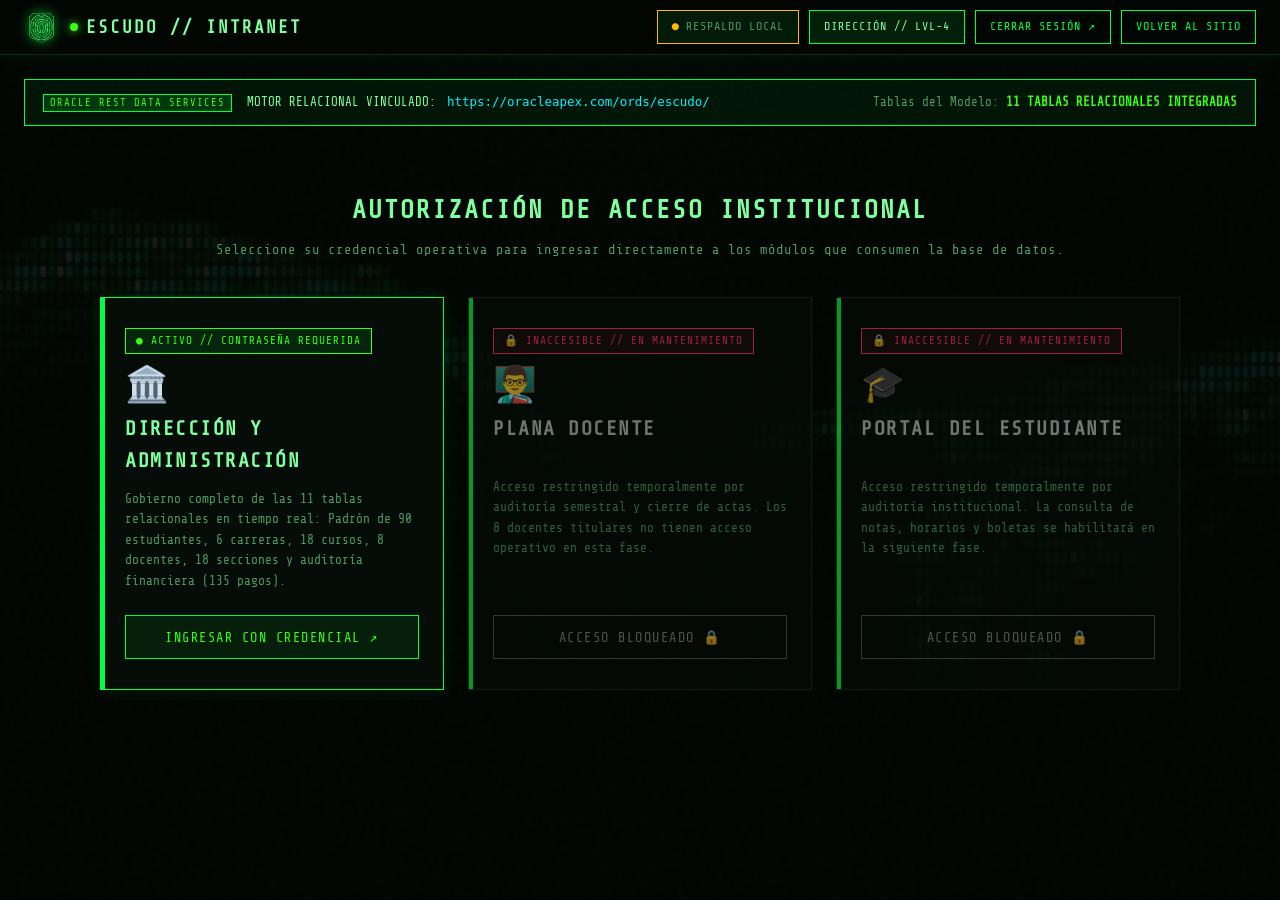
<file: intranet.html>
<!DOCTYPE html>
<html lang="es">
<head>
    <meta charset="UTF-8">
    <meta name="viewport" content="width=device-width, initial-scale=1.0">
    <title>ESCUDO // Intranet Institucional - Oracle Database 23ai</title>
    <link rel="icon" type="image/png" href="imagenes/logo.png">
    <link rel="preconnect" href="https://fonts.googleapis.com">
    <link rel="preconnect" href="https://fonts.gstatic.com" crossorigin>
    <link href="https://fonts.googleapis.com/css2?family=Share+Tech+Mono&display=swap" rel="stylesheet">
    <script src="apex-config.js"></script>
    <style>
        :root {
            --verde: #00ff41;
            --verde-claro: #80ff9f;
            --verde-suave: #4e9a64;
            --verde-brillante: #39ff14;
            --fondo: #030503;
            --panel: #060c07;
            --panel-borde: #0d2814;
            --amarillo: #ffb703;
            --rojo: #ff3366;
            --cyan: #00f0ff;
            --mono: 'Share Tech Mono', monospace;
        }

        * {
            box-sizing: border-box;
            margin: 0;
            padding: 0;
        }

        body {
            margin: 0;
            width: 100%;
            color: var(--verde);
            background-color: #030503;
            background-image:
                linear-gradient(rgba(2, 6, 3, 0.90), rgba(2, 6, 3, 0.94)),
                radial-gradient(ellipse at 50% 0, rgba(0, 255, 65, .08), transparent 50%),
                linear-gradient(rgba(0, 255, 65, 0.02) 1px, transparent 1px),
                linear-gradient(90deg, rgba(0, 255, 65, 0.02) 1px, transparent 1px),
                url("imagenes/fondo.jpg");
            background-size: cover, 100% 100%, 32px 32px, 32px 32px, cover;
            background-position: center;
            background-attachment: fixed;
            font: 16px/1.6 var(--mono);
            min-height: 100vh;
            padding-bottom: 60px;
            position: relative;
        }

        body.in-dashboard {
            background-image:
                linear-gradient(rgba(2, 6, 3, 0.92), rgba(2, 6, 3, 0.96)),
                radial-gradient(ellipse at 50% 0, rgba(0, 255, 65, .06), transparent 50%),
                linear-gradient(rgba(0, 255, 65, 0.02) 1px, transparent 1px),
                linear-gradient(90deg, rgba(0, 255, 65, 0.02) 1px, transparent 1px),
                url("imagenes/fondo 2.jpg");
            background-size: cover, 100% 100%, 32px 32px, 32px 32px, cover;
            background-position: center;
            background-attachment: fixed;
        }

        body::after {
            position: fixed;
            z-index: -1;
            inset: 0;
            pointer-events: none;
            content: "";
            opacity: .12;
            background: url("data:image/svg+xml,%3Csvg viewBox='0 0 180 180' xmlns='http://www.w3.org/2000/svg'%3E%3Cfilter id='n'%3E%3CfeTurbulence type='fractalNoise' baseFrequency='.86' numOctaves='3' stitchTiles='stitch'/%3E%3C/filter%3E%3Crect width='100%25' height='100%25' filter='url(%23n)' opacity='.15'/%3E%3C/svg%3E");
        }

        .soc-header {
            background: rgba(3, 7, 4, 0.96);
            border-bottom: 1px solid var(--panel-borde);
            padding: 10px 24px;
            position: sticky;
            top: 0;
            z-index: 100;
            backdrop-filter: blur(10px);
            display: flex;
            justify-content: space-between;
            align-items: center;
            box-shadow: 0 4px 20px rgba(0, 255, 65, 0.05);
            gap: 16px;
        }

        .soc-brand {
            display: flex;
            align-items: center;
            gap: 12px;
            text-decoration: none;
            color: var(--verde);
            flex-shrink: 0;
        }

        .soc-brand img {
            height: 34px;
            filter: drop-shadow(0 0 6px var(--verde));
        }

        .soc-title-wrap h1 {
            font-size: 1.12rem;
            letter-spacing: 2px;
            text-transform: uppercase;
            font-weight: 700;
            color: var(--verde-claro);
            display: flex;
            align-items: center;
            gap: 8px;
            white-space: nowrap;
            margin: 0;
        }

        .soc-badge-live {
            display: inline-block;
            width: 8px;
            height: 8px;
            background: var(--verde-brillante);
            border-radius: 50%;
            box-shadow: 0 0 10px var(--verde-brillante);
            animation: pulse 1.5s infinite;
        }

        @keyframes pulse {
            0%, 100% { opacity: 1; transform: scale(1); }
            50% { opacity: 0.3; transform: scale(0.8); }
        }

        .soc-header-right {
            display: flex;
            align-items: center;
            gap: 10px;
            flex-shrink: 0;
        }

        /* LOCKED EQUAL HEIGHT FOR ALL HEADER BUTTONS/PILLS (PC & LAPTOP: EXACTLY 34PX) */
        .soc-header-right > * {
            height: 34px !important;
            min-height: 34px !important;
            max-height: 34px !important;
            line-height: 32px !important;
            padding: 0 14px !important;
            box-sizing: border-box !important;
            font-size: 0.74rem !important;
            font-family: var(--mono) !important;
            letter-spacing: 1px !important;
            text-transform: uppercase !important;
            display: inline-flex !important;
            align-items: center !important;
            justify-content: center !important;
            gap: 6px !important;
            border-width: 1px !important;
            border-style: solid !important;
            white-space: nowrap !important;
            vertical-align: middle !important;
            text-decoration: none !important;
            margin: 0 !important;
        }

        .apex-status-pill {
            background: rgba(0, 255, 65, 0.08);
            border-color: var(--panel-borde);
            color: var(--verde-suave);
            cursor: pointer;
            transition: all 0.2s ease;
        }

        .apex-status-pill:hover {
            border-color: var(--verde);
            color: var(--verde-claro);
            background: rgba(0, 255, 65, 0.15);
        }

        .active-role-tag {
            background: rgba(0, 255, 65, 0.1);
            border-color: var(--verde);
            color: var(--verde-claro);
            display: none;
            cursor: default !important;
        }

        .btn-header-action {
            background: transparent;
            color: var(--verde);
            border-color: var(--verde);
            cursor: pointer;
            transition: all 0.2s ease;
        }

        .btn-header-action:hover {
            background: var(--verde);
            color: var(--fondo);
            font-weight: 700;
            box-shadow: 0 0 12px rgba(0, 255, 65, 0.4);
        }

        .btn-tactical {
            background: transparent;
            color: var(--verde);
            border: 1px solid var(--verde);
            padding: 7px 14px;
            font-family: var(--mono);
            font-size: 0.8rem;
            text-transform: uppercase;
            letter-spacing: 1.5px;
            cursor: pointer;
            text-decoration: none;
            display: inline-flex;
            align-items: center;
            gap: 6px;
            transition: all 0.2s ease;
            white-space: nowrap;
        }

        .btn-tactical:hover {
            background: var(--verde);
            color: var(--fondo);
            box-shadow: 0 0 15px rgba(0, 255, 65, 0.4);
        }

        .container {
            max-width: 1400px;
            margin: 0 auto;
            padding: 24px;
        }

        .live-rest-banner {
            background: rgba(0, 255, 65, 0.06);
            border: 1px solid var(--verde);
            padding: 12px 18px;
            margin-bottom: 24px;
            display: flex;
            justify-content: space-between;
            align-items: center;
            flex-wrap: wrap;
            gap: 12px;
            font-size: 0.78rem;
        }

        .screen-view {
            display: none;
        }

        .screen-view.active {
            display: block;
        }

        .roles-screen {
            text-align: center;
            padding: 40px 10px;
            max-width: 1100px;
            margin: 0 auto;
        }

        .roles-header {
            margin-bottom: 36px;
        }

        .roles-header h2 {
            font-size: 1.6rem;
            color: var(--verde-claro);
            letter-spacing: 2px;
            text-transform: uppercase;
            margin-bottom: 8px;
        }

        .roles-header p {
            font-size: 0.85rem;
            color: var(--verde-suave);
            letter-spacing: 1px;
        }

        .roles-grid {
            display: grid;
            grid-template-columns: repeat(3, 1fr);
            gap: 24px;
            align-items: stretch;
        }

        @media (max-width: 960px) {
            .roles-grid {
                grid-template-columns: 1fr;
            }
        }

        .role-card {
            background: var(--panel);
            border: 1px solid var(--panel-borde);
            padding: 30px 24px;
            text-align: left;
            position: relative;
            cursor: pointer;
            transition: all 0.25s ease;
            display: flex;
            flex-direction: column;
            justify-content: space-between;
            height: 100%;
            align-self: stretch;
            box-sizing: border-box;
        }

        .role-card:hover {
            border-color: var(--verde-brillante);
            transform: translateY(-4px);
            box-shadow: 0 8px 25px rgba(0, 255, 65, 0.15);
        }

        .role-card::before {
            content: "";
            position: absolute;
            top: 0;
            left: 0;
            width: 4px;
            height: 100%;
            background: var(--verde);
        }

        .role-card-body {
            display: flex;
            flex-direction: column;
            flex: 1 1 auto;
        }

        .role-badge {
            display: inline-flex;
            align-items: center;
            font-size: 0.7rem;
            padding: 4px 10px;
            text-transform: uppercase;
            letter-spacing: 1px;
            border: 1px solid var(--panel-borde);
            margin-bottom: 14px;
            color: var(--verde-suave);
            align-self: flex-start;
            height: 26px;
            box-sizing: border-box;
        }

        .role-icon {
            font-size: 2.2rem;
            line-height: 1;
            margin-bottom: 10px;
        }

        .role-title {
            font-size: 1.25rem;
            color: var(--verde-claro);
            font-weight: 700;
            letter-spacing: 1.5px;
            margin-bottom: 12px;
            text-transform: uppercase;
            min-height: 52px;
            display: flex;
            align-items: flex-start;
        }

        .role-desc {
            font-size: 0.8rem;
            color: var(--verde-suave);
            line-height: 1.6;
            margin-bottom: 24px;
            flex: 1 1 auto;
        }

        .role-btn {
            width: 100%;
            margin-top: auto;
            background: rgba(0, 255, 65, 0.08);
            border: 1px solid var(--verde);
            color: var(--verde-brillante);
            font-family: var(--mono);
            font-size: 0.85rem;
            text-transform: uppercase;
            letter-spacing: 1.5px;
            padding: 12px 10px;
            cursor: pointer;
            transition: all 0.2s;
            text-align: center;
            display: flex;
            align-items: center;
            justify-content: center;
            height: 44px;
            box-sizing: border-box;
        }

        .role-card:hover .role-btn {
            background: var(--verde);
            color: var(--fondo);
            font-weight: 700;
        }

        .tables-kpi-grid {
            display: grid;
            grid-template-columns: repeat(auto-fit, minmax(180px, 1fr));
            gap: 12px;
            margin-bottom: 24px;
        }

        .kpi-mini {
            background: var(--panel);
            border: 1px solid var(--panel-borde);
            padding: 12px 14px;
            position: relative;
        }

        .kpi-mini::before {
            content: "";
            position: absolute;
            top: 0;
            left: 0;
            width: 3px;
            height: 100%;
            background: var(--verde);
        }

        .kpi-mini-lbl {
            font-size: 0.68rem;
            color: var(--verde-suave);
            text-transform: uppercase;
            letter-spacing: 1px;
        }

        .kpi-mini-val {
            font-size: 1.4rem;
            font-weight: 700;
            color: var(--verde-claro);
        }

        .kpi-mini-sub {
            font-size: 0.65rem;
            color: #888;
        }

        .admin-nav {
            display: flex;
            flex-wrap: nowrap;
            gap: 8px;
            border-bottom: 1px solid var(--panel-borde);
            margin-bottom: 20px;
            padding-bottom: 8px;
            overflow-x: auto;
            scrollbar-width: none;
        }

        .admin-nav::-webkit-scrollbar {
            display: none;
        }

        .admin-tab-btn {
            flex: 1 1 0;
            min-width: 0;
            background: transparent;
            border: 1px solid var(--panel-borde);
            color: var(--verde-suave);
            font-family: var(--mono);
            font-size: 0.74rem;
            text-transform: uppercase;
            letter-spacing: 0.8px;
            padding: 10px 6px;
            cursor: pointer;
            transition: all 0.2s;
            white-space: nowrap;
            text-align: center;
            display: flex;
            align-items: center;
            justify-content: center;
            gap: 6px;
        }

        .admin-tab-btn .tab-dot {
            font-size: 0.55rem;
            color: var(--verde-suave);
            transition: all 0.2s;
        }

        .admin-tab-btn:hover {
            color: var(--verde-claro);
            border-color: var(--verde);
            background: rgba(0, 255, 65, 0.05);
        }

        .admin-tab-btn:hover .tab-dot {
            color: var(--verde-brillante);
        }

        .admin-tab-btn.active {
            color: var(--fondo);
            background: var(--verde);
            font-weight: 700;
            border-color: var(--verde);
            box-shadow: 0 0 12px rgba(0, 255, 65, 0.35);
        }

        .admin-tab-btn.active .tab-dot {
            color: var(--fondo);
        }

        .admin-tab-content {
            display: none;
        }

        .admin-tab-content.active {
            display: block;
        }

        .controls-panel {
            background: var(--panel);
            border: 1px solid var(--panel-borde);
            padding: 14px 18px;
            margin-bottom: 18px;
            display: flex;
            flex-wrap: wrap;
            gap: 14px;
            align-items: center;
            justify-content: space-between;
        }

        .search-wrap {
            flex: 1;
            min-width: 260px;
            position: relative;
        }

        .search-input {
            width: 100%;
            background: #020402;
            border: 1px solid var(--panel-borde);
            color: var(--verde-claro);
            font-family: var(--mono);
            font-size: 0.85rem;
            padding: 9px 12px 9px 34px;
            outline: none;
        }

        .search-input:focus {
            border-color: var(--verde);
        }

        .search-icon {
            position: absolute;
            left: 10px;
            top: 50%;
            transform: translateY(-50%);
            color: var(--verde-suave);
            font-size: 0.85rem;
        }

        .select-tactical {
            background: #020402;
            border: 1px solid var(--panel-borde);
            color: var(--verde-claro);
            font-family: var(--mono);
            font-size: 0.8rem;
            padding: 9px 12px;
            outline: none;
            cursor: pointer;
        }

        .table-wrap {
            background: var(--panel);
            border: 1px solid var(--panel-borde);
            overflow-x: auto;
        }

        table {
            width: 100%;
            border-collapse: collapse;
            font-size: 0.82rem;
            text-align: left;
        }

        thead {
            background: #050a06;
            border-bottom: 1px solid var(--verde);
        }

        th {
            padding: 10px 12px;
            text-transform: uppercase;
            font-size: 0.7rem;
            letter-spacing: 1px;
            color: var(--verde-claro);
        }

        td {
            padding: 10px 12px;
            border-bottom: 1px solid rgba(0, 255, 65, 0.08);
            color: var(--verde-suave);
            white-space: nowrap;
        }

        tr:hover td {
            background: rgba(0, 255, 65, 0.04);
            color: var(--verde-claro);
        }

        .badge-status {
            display: inline-block;
            padding: 2px 6px;
            font-size: 0.65rem;
            text-transform: uppercase;
            letter-spacing: 1px;
        }

        .badge-sobresaliente {
            background: rgba(0, 255, 65, 0.15);
            color: var(--verde-brillante);
            border: 1px solid var(--verde);
        }

        .badge-beca {
            background: rgba(255, 183, 3, 0.18);
            color: var(--amarillo);
            border: 1px solid var(--amarillo);
        }

        .badge-regular {
            background: rgba(255, 255, 255, 0.08);
            color: #ccc;
            border: 1px solid #777;
        }

        .content-grid {
            display: grid;
            grid-template-columns: repeat(auto-fill, minmax(310px, 1fr));
            gap: 16px;
        }

        .content-card {
            background: var(--panel);
            border: 1px solid var(--panel-borde);
            padding: 18px;
            transition: all 0.2s ease;
        }

        .content-card:hover {
            border-color: var(--verde);
            transform: translateY(-2px);
        }

        .content-card-title {
            font-size: 0.95rem;
            color: var(--verde-claro);
            font-weight: 700;
            border-bottom: 1px solid rgba(0, 255, 65, 0.12);
            padding-bottom: 8px;
            margin-bottom: 10px;
        }

        .modal-overlay {
            position: fixed;
            top: 0;
            left: 0;
            width: 100%;
            height: 100%;
            background: rgba(0, 0, 0, 0.85);
            backdrop-filter: blur(8px);
            display: none;
            justify-content: center;
            align-items: center;
            z-index: 1000;
            padding: 20px;
        }

        .modal-box {
            background: #040905;
            border: 1px solid var(--verde);
            box-shadow: 0 0 30px rgba(0, 255, 65, 0.25);
            max-width: 820px;
            width: 100%;
            max-height: 90vh;
            overflow-y: auto;
            padding: 24px;
        }

        .modal-header {
            display: flex;
            justify-content: space-between;
            align-items: center;
            border-bottom: 1px solid var(--panel-borde);
            padding-bottom: 14px;
            margin-bottom: 18px;
        }

        .modal-close {
            background: transparent;
            border: none;
            color: var(--rojo);
            font-size: 1.5rem;
            font-family: var(--mono);
            cursor: pointer;
        }

        .live-tag {
            background: rgba(0, 255, 65, 0.15);
            color: var(--verde-brillante);
            border: 1px solid var(--verde);
            padding: 2px 6px;
            font-size: 0.65rem;
            letter-spacing: 1px;
            text-transform: uppercase;
        }

        @media (max-width: 1100px) {
            .admin-tab-btn {
                font-size: 0.72rem;
                padding: 8px 6px;
                letter-spacing: 0.5px;
            }
        }

        @media (max-width: 768px) {
            .container {
                padding: 16px 10px;
            }

            .soc-header {
                padding: 12px 14px;
                flex-direction: column;
                align-items: stretch;
                gap: 12px;
            }

            .soc-title-wrap h1 {
                font-size: 0.95rem;
                letter-spacing: 1px;
            }

            .soc-header-right {
                width: 100%;
                display: flex;
                flex-wrap: wrap;
                justify-content: space-between;
                align-items: center;
                gap: 8px;
            }

            .soc-header-right > * {
                height: 32px !important;
                min-height: 32px !important;
                max-height: 32px !important;
                line-height: 30px !important;
                padding: 0 10px !important;
                font-size: 0.7rem !important;
            }

            .live-rest-banner {
                flex-direction: column;
                align-items: flex-start;
                padding: 12px 14px;
                font-size: 0.74rem;
                gap: 8px;
            }

            .live-rest-banner code {
                word-break: break-all;
                display: inline-block;
            }

            .roles-screen {
                padding: 20px 4px;
            }

            .roles-header {
                margin-bottom: 22px;
            }

            .roles-header h2 {
                font-size: 1.25rem;
                letter-spacing: 1px;
                line-height: 1.3;
            }

            .roles-header p {
                font-size: 0.78rem;
                line-height: 1.5;
            }

            .roles-grid {
                grid-template-columns: 1fr;
                gap: 16px;
            }

            .role-card {
                padding: 22px 18px;
            }

            .role-title {
                min-height: auto;
                font-size: 1.15rem;
                margin-bottom: 8px;
            }

            .role-desc {
                font-size: 0.78rem;
                margin-bottom: 20px;
            }

            .role-btn {
                height: 42px;
                font-size: 0.8rem;
                letter-spacing: 1px;
            }

            .tables-kpi-grid {
                grid-template-columns: repeat(2, 1fr);
                gap: 8px;
                margin-bottom: 18px;
            }

            .kpi-mini {
                padding: 10px 12px;
            }

            .kpi-mini-val {
                font-size: 1.35rem;
            }

            .kpi-mini-lbl {
                font-size: 0.68rem;
            }

            .admin-nav {
                overflow-x: auto;
                -webkit-overflow-scrolling: touch;
                padding-bottom: 8px;
                gap: 6px;
            }

            .admin-tab-btn {
                flex: 0 0 auto;
                white-space: nowrap;
                padding: 8px 12px;
                font-size: 0.74rem;
            }

            .controls-panel {
                flex-direction: column;
                align-items: stretch;
                padding: 12px;
                gap: 10px;
            }

            .search-wrap {
                width: 100%;
                min-width: 0;
            }

            .filter-group {
                width: 100%;
                display: flex !important;
                flex-direction: column !important;
                align-items: stretch !important;
                gap: 8px !important;
            }

            .select-tactical,
            .controls-panel .btn-tactical {
                width: 100%;
                text-align: center;
                justify-content: center;
                height: 38px;
                display: flex;
                align-items: center;
                box-sizing: border-box;
            }

            .content-grid {
                grid-template-columns: 1fr;
                gap: 12px;
            }

            .table-wrap {
                margin-top: 10px;
                border: 1px solid var(--panel-borde);
                -webkit-overflow-scrolling: touch;
            }

            .table-wrap table {
                min-width: 620px;
            }

            .modal-overlay {
                padding: 12px;
            }

            .modal-box {
                padding: 18px 14px;
                width: 100%;
                max-width: 100%;
                max-height: 88vh;
            }

            .modal-header h3 {
                font-size: 0.95rem;
            }
        }

        @media (max-width: 480px) {
            .tables-kpi-grid {
                grid-template-columns: 1fr;
            }

            .soc-title-wrap h1 {
                font-size: 0.88rem;
            }

            .roles-header h2 {
                font-size: 1.15rem;
            }

            .role-title {
                font-size: 1.1rem;
            }
        }
    </style>
</head>
<body>

    <header class="soc-header">
        <a href="index.html" class="soc-brand">
            <img src="imagenes/logo.png" alt="ESCUDO">
            <div class="soc-title-wrap">
                <h1><span class="soc-badge-live"></span> ESCUDO // INTRANET</h1>
            </div>
        </a>
        <div class="soc-header-right">
            <div class="apex-status-pill" id="apex-status-indicator" onclick="openApexModal()" title="Configuración y Endpoints de Oracle APEX ORDS">
                <span style="color: var(--verde-brillante);">●</span> ORDS VIVO
            </div>
            <div class="active-role-tag" id="header-role-tag">DIRECCIÓN // LVL-4</div>
            <button class="btn-header-action" id="btn-switch-role" style="display: none;" onclick="showRoleScreen()">Cerrar Sesión ↗</button>
            <a href="index.html" class="btn-header-action" id="btn-back-home">Volver al Sitio</a>
        </div>
    </header>

    <div class="container">

        <div class="live-rest-banner">
            <div>
                <span class="live-tag">ORACLE REST DATA SERVICES</span>
                <span style="color: var(--verde-claro); margin-left: 8px;">MOTOR RELACIONAL VINCULADO:</span>
                <code style="color: var(--cyan); margin-left: 4px;" id="current-endpoint-display">https://oracleapex.com/ords/escudo/</code>
            </div>
            <div>
                <span style="color: var(--verde-suave);">Tablas del Modelo:</span>
                <strong style="color: var(--verde-brillante);">11 TABLAS RELACIONALES INTEGRADAS</strong>
            </div>
        </div>

        <div class="screen-view active" id="screen-roles">
            <div class="roles-screen">
                <div class="roles-header">
                    <h2>AUTORIZACIÓN DE ACCESO INSTITUCIONAL</h2>
                    <p>Seleccione su credencial operativa para ingresar directamente a los módulos que consumen la base de datos.</p>
                </div>
                <div class="roles-grid">
                    
                    <div class="role-card" onclick="promptAdminLogin()" style="border-color: var(--verde); box-shadow: 0 0 15px rgba(0, 255, 65, 0.1);">
                        <div class="role-card-body">
                            <span class="role-badge" style="border-color: var(--verde-brillante); color: var(--verde-brillante); background: rgba(0, 255, 65, 0.1);">● ACTIVO // CONTRASEÑA REQUERIDA</span>
                            <div class="role-icon">🏛️</div>
                            <h3 class="role-title">Dirección y Administración</h3>
                            <p class="role-desc" id="role-admin-desc">Gobierno completo de las 11 tablas relacionales en tiempo real desde Oracle APEX ORDS: Padrón de estudiantes, carreras, cursos, docentes, secciones tácticas y auditoría financiera.</p>
                        </div>
                        <button class="role-btn">Ingresar con Credencial ↗</button>
                    </div>

                    <div class="role-card" onclick="showDeniedRole('docente')" style="opacity: 0.6; border-color: rgba(255,255,255,0.12); cursor: not-allowed;">
                        <div class="role-card-body">
                            <span class="role-badge" style="border-color: var(--rojo); color: var(--rojo); background: rgba(255, 51, 102, 0.08);">🔒 INACCESIBLE // EN MANTENIMIENTO</span>
                            <div class="role-icon">👨‍🏫</div>
                            <h3 class="role-title" style="color: #bbb;">Plana Docente</h3>
                            <p class="role-desc">Acceso restringido temporalmente por auditoría semestral y cierre de actas. Los 8 docentes titulares no tienen acceso operativo en esta fase.</p>
                        </div>
                        <button class="role-btn" style="border-color: #555; color: #888; background: transparent; cursor: not-allowed;">Acceso Bloqueado 🔒</button>
                    </div>

                    <div class="role-card" onclick="showDeniedRole('estudiante')" style="opacity: 0.6; border-color: rgba(255,255,255,0.12); cursor: not-allowed;">
                        <div class="role-card-body">
                            <span class="role-badge" style="border-color: var(--rojo); color: var(--rojo); background: rgba(255, 51, 102, 0.08);">🔒 INACCESIBLE // EN MANTENIMIENTO</span>
                            <div class="role-icon">🎓</div>
                            <h3 class="role-title" style="color: #bbb;">Portal del Estudiante</h3>
                            <p class="role-desc">Acceso restringido temporalmente por auditoría institucional. La consulta de notas, horarios y boletas se habilitará en la siguiente fase.</p>
                        </div>
                        <button class="role-btn" style="border-color: #555; color: #888; background: transparent; cursor: not-allowed;">Acceso Bloqueado 🔒</button>
                    </div>

                </div>
            </div>
        </div>

        <div class="screen-view" id="screen-admin">
            
            <div class="tables-kpi-grid">
                <div class="kpi-mini">
                    <div class="kpi-mini-lbl">1. ESTUDIANTE</div>
                    <div class="kpi-mini-val" id="kpi-val-estudiantes">--</div>
                    <div class="kpi-mini-sub">Estudiantes únicos</div>
                </div>
                <div class="kpi-mini">
                    <div class="kpi-mini-lbl">2. CARRERA</div>
                    <div class="kpi-mini-val" id="kpi-val-carreras">--</div>
                    <div class="kpi-mini-sub">Carreras técnicas</div>
                </div>
                <div class="kpi-mini">
                    <div class="kpi-mini-lbl">3. CURSO</div>
                    <div class="kpi-mini-val" id="kpi-val-cursos">--</div>
                    <div class="kpi-mini-sub">Especialidades</div>
                </div>
                <div class="kpi-mini">
                    <div class="kpi-mini-lbl">4. SECCION</div>
                    <div class="kpi-mini-val" id="kpi-val-secciones">--</div>
                    <div class="kpi-mini-sub">Mañana/Tarde/Noche</div>
                </div>
                <div class="kpi-mini">
                    <div class="kpi-mini-lbl">5. DOCENTE</div>
                    <div class="kpi-mini-val" id="kpi-val-docentes">--</div>
                    <div class="kpi-mini-sub">Titulares de curso</div>
                </div>
                <div class="kpi-mini">
                    <div class="kpi-mini-lbl">6. MATRICULA</div>
                    <div class="kpi-mini-val" id="kpi-val-matriculas">--</div>
                    <div class="kpi-mini-sub">Inscripciones activas</div>
                </div>
                <div class="kpi-mini">
                    <div class="kpi-mini-lbl">7. EVALUACION</div>
                    <div class="kpi-mini-val" id="kpi-val-evaluaciones">--</div>
                    <div class="kpi-mini-sub">Notas en rúbricas</div>
                </div>
                <div class="kpi-mini">
                    <div class="kpi-mini-lbl">8. TIPO_EVALUACION</div>
                    <div class="kpi-mini-val" id="kpi-val-tipos">--</div>
                    <div class="kpi-mini-sub">Rúbricas oficiales</div>
                </div>
                <div class="kpi-mini">
                    <div class="kpi-mini-lbl">9. PAGO</div>
                    <div class="kpi-mini-val" id="kpi-val-pagos">--</div>
                    <div class="kpi-mini-sub">Recibos emitidos</div>
                </div>
                <div class="kpi-mini">
                    <div class="kpi-mini-lbl">10. CONCEPTO_PAGO</div>
                    <div class="kpi-mini-val" id="kpi-val-conceptos">--</div>
                    <div class="kpi-mini-sub">Aranceles base</div>
                </div>
                <div class="kpi-mini">
                    <div class="kpi-mini-lbl">11. PERIODO</div>
                    <div class="kpi-mini-val" id="kpi-val-periodo">2026-II</div>
                    <div class="kpi-mini-sub">Semestre activo</div>
                </div>
            </div>

            <div class="admin-nav">
                <button class="admin-tab-btn active" onclick="switchAdminTab('estudiantes', this)">👥 Estudiantes & Matrículas</button>
                <button class="admin-tab-btn" onclick="switchAdminTab('carreras', this)">🎓 Carreras & Cursos</button>
                <button class="admin-tab-btn" onclick="switchAdminTab('docentes', this)">👨‍🏫 Plana Docente</button>
                <button class="admin-tab-btn" onclick="switchAdminTab('secciones', this)">🕒 Secciones & Labs</button>
                <button class="admin-tab-btn" onclick="switchAdminTab('rubricas', this)">📊 Rúbricas & Evaluaciones</button>
                <button class="admin-tab-btn" onclick="switchAdminTab('finanzas', this)">💰 Finanzas & Aranceles</button>
            </div>

            <div class="admin-tab-content active" id="admin-tab-estudiantes">
                <div class="controls-panel">
                    <div class="search-wrap">
                        <span class="search-icon">🔍</span>
                        <input type="text" id="admin-search-input" class="search-input" placeholder="Buscar por Nombre, DNI o Código (ej. EST-001)...">
                    </div>
                    <div class="filter-group" style="display: flex; gap: 10px; align-items: center; flex-wrap: wrap;">
                        <select id="admin-filter-carrera" class="select-tactical">
                            <option value="TODAS">TODAS LAS CARRERAS</option>
                        </select>
                        <select id="admin-filter-turno" class="select-tactical">
                            <option value="TODOS">TODOS LOS TURNOS</option>
                            <option value="MAÑANA">MAÑANA</option>
                            <option value="TARDE">TARDE</option>
                            <option value="NOCHE">NOCHE</option>
                        </select>
                        <button class="btn-tactical" id="btn-sync-ords" onclick="fetchAllApexTables(true)">🔄 Sincronizar ORDS</button>
                        <button class="btn-tactical" onclick="exportAdminCSV()">📥 Exportar CSV</button>
                    </div>
                </div>

                <div class="table-wrap">
                    <table>
                        <thead>
                            <tr>
                                <th>CÓDIGO</th>
                                <th>ESTUDIANTE</th>
                                <th>DNI</th>
                                <th>CARRERA</th>
                                <th>N° MATRÍCULA</th>
                                <th>TURNO</th>
                                <th>AULA</th>
                                <th>PROMEDIO</th>
                                <th>ESTADO</th>
                                <th style="text-align: center;">ACCIONES</th>
                            </tr>
                        </thead>
                        <tbody id="admin-estudiantes-tbody">
                            <tr><td colspan="10" style="text-align: center; padding: 25px;">Consultando API REST de Oracle APEX...</td></tr>
                        </tbody>
                    </table>
                </div>
            </div>

            <div class="admin-tab-content" id="admin-tab-carreras">
                <div class="content-grid" id="admin-carreras-grid"></div>
            </div>

            <div class="admin-tab-content" id="admin-tab-docentes">
                <div class="content-grid" id="admin-docentes-grid"></div>
            </div>

            <div class="admin-tab-content" id="admin-tab-secciones">
                <div class="content-grid" id="admin-secciones-grid"></div>
            </div>

            <div class="admin-tab-content" id="admin-tab-rubricas">
                <div class="content-grid" id="admin-rubricas-grid"></div>
            </div>

            <div class="admin-tab-content" id="admin-tab-finanzas">
                <div class="table-wrap">
                    <table>
                        <thead>
                            <tr>
                                <th>N° RECIBO</th>
                                <th>ESTUDIANTE</th>
                                <th>ARANCEL / CONCEPTO</th>
                                <th>MONTO (S/)</th>
                                <th>MÉTODO DE PAGO</th>
                                <th>FECHA DE ABONO</th>
                                <th>ESTADO</th>
                            </tr>
                        </thead>
                        <tbody id="admin-finanzas-tbody"></tbody>
                    </table>
                </div>
            </div>

        </div>

    </div>

    <div class="modal-overlay" id="modal-auth-admin">
        <div class="modal-box" style="max-width: 480px; box-shadow: 0 0 35px rgba(0, 255, 65, 0.2);">
            <div class="modal-header">
                <div style="font-size: 0.95rem; color: var(--verde-claro); font-weight: bold; display: flex; align-items: center; gap: 8px;">
                    <span class="soc-badge-live"></span> 🔐 AUTORIZACIÓN // DIRECCIÓN ADMINISTRATIVA
                </div>
                <button class="modal-close" onclick="closeAuthModal()">&times;</button>
            </div>
            <div style="font-size: 0.82rem; color: var(--verde-suave); line-height: 1.6;">
                <p>Acceso restringido para el gobierno institucional de las 11 tablas de la base de datos. Ingrese su credencial autorizada:</p>
                <div style="margin: 16px 0;">
                    <label style="color: var(--verde-claro); font-size: 0.72rem; display: block; margin-bottom: 6px; letter-spacing: 1px;">CREDENCIAL DE SEGURIDAD:</label>
                    <div style="position: relative;">
                        <input type="password" id="admin-pass-input" class="search-input" style="width: 100%; letter-spacing: 3px;" placeholder="••••••••••••" onkeydown="if(event.key==='Enter') verifyAdminPass()">
                    </div>
                    <div style="font-size: 0.68rem; color: var(--verde-suave); margin-top: 8px; display: flex; justify-content: space-between;">
                        <span>Validación criptográfica SHA-256</span>
                        <span id="auth-attempts-indicator" style="color: var(--amarillo);">3 intentos permitidos</span>
                    </div>
                </div>
                <div id="admin-auth-error" style="color: var(--rojo); font-size: 0.75rem; min-height: 20px; margin-bottom: 12px; font-weight: bold;"></div>
                <div style="display: flex; justify-content: flex-end; gap: 10px;">
                    <button class="btn-tactical" onclick="closeAuthModal()">Cancelar</button>
                    <button class="btn-tactical" id="btn-submit-auth" style="background: rgba(0,255,65,0.15); border-color: var(--verde-brillante); font-weight: bold;" onclick="verifyAdminPass()">Validar Credencial ↗</button>
                </div>
            </div>
        </div>
    </div>

    <div class="modal-overlay" id="modal-access-denied">
        <div class="modal-box" style="max-width: 500px; border-color: var(--rojo); box-shadow: 0 0 25px rgba(255, 51, 102, 0.3);">
            <div class="modal-header" style="border-bottom-color: rgba(255, 51, 102, 0.3);">
                <div style="font-size: 1rem; color: var(--rojo); font-weight: bold;" id="denied-modal-title">
                    ⛔ ACCESO DENEGADO // MÓDULO BLOQUEADO
                </div>
                <button class="modal-close" onclick="closeDeniedModal()">&times;</button>
            </div>
            <div style="font-size: 0.82rem; color: #ffb4c2; line-height: 1.6;">
                <p id="denied-modal-message">
                    El acceso a este módulo se encuentra restringido por mantenimiento institucional.
                </p>
                <div style="margin: 16px 0; background: rgba(255, 51, 102, 0.08); border: 1px solid rgba(255, 51, 102, 0.3); padding: 12px; font-size: 0.75rem;">
                    <strong>ESTADO DEL ROL:</strong> <span id="denied-modal-status" style="color: #fff;">INACCESIBLE</span><br>
                    <strong>DIRECTIVA:</strong> Solo Dirección Administrativa tiene clearance activo.<br>
                    <strong>ACCIÓN:</strong> Ingrese por el portal de Administración con su clave asignada.
                </div>
                <div style="display: flex; justify-content: flex-end;">
                    <button class="btn-tactical" style="border-color: var(--rojo); color: var(--rojo);" onclick="closeDeniedModal()">Entendido</button>
                </div>
            </div>
        </div>
    </div>

    <div class="modal-overlay" id="modal-apex-config">
        <div class="modal-box" style="max-width: 650px;">
            <div class="modal-header">
                <div style="font-size: 1.05rem; color: var(--verde-claro);">⚡ CONEXIÓN REST OFICIAL ORACLE APEX (ORDS)</div>
                <button class="modal-close" onclick="closeApexModal()">&times;</button>
            </div>
            <div style="font-size: 0.82rem; color: var(--verde-suave); line-height: 1.6;">
                <p>Este frontend realiza peticiones HTTP directas a los endpoints REST de Oracle APEX (ORDS).</p>
                <div style="margin: 14px 0;">
                    <label style="color: var(--verde-claro); font-size: 0.75rem; display: block; margin-bottom: 4px;">URL BASE ORDS (RESTFUL SERVICES):</label>
                    <input type="text" id="apex-url-input" class="search-input" style="width: 100%;" value="https://oracleapex.com/ords/escudo/">
                </div>
                <div style="background: #020402; border: 1px solid rgba(0,255,65,0.15); padding: 12px; margin-bottom: 14px; font-size: 0.75rem;">
                    <strong style="color: var(--verde-brillante);">🌐 11 Endpoints REST Disponibles:</strong><br>
                    • GET <code>/carrera</code> | GET <code>/periodo_academico</code> | GET <code>/concepto_pago</code><br>
                    • GET <code>/tipo_evaluacion</code> | GET <code>/docente</code> | GET <code>/curso</code><br>
                    • GET <code>/seccion</code> | GET <code>/estudiante</code> | GET <code>/matricula</code><br>
                    • GET <code>/evaluacion</code> | GET <code>/pago</code>
                </div>
                <div style="display: flex; justify-content: space-between;">
                    <button class="btn-tactical" onclick="testApexEndpoint()">Probar Petición GET</button>
                    <button class="btn-tactical" onclick="saveApexUrl()">Guardar y Conectar</button>
                </div>
                <div id="apex-test-feedback" style="margin-top: 12px;"></div>
            </div>
        </div>
    </div>

    <div class="modal-overlay" id="modal-student-dossier">
        <div class="modal-box" style="max-width: 820px;" id="student-dossier-modal-content"></div>
    </div>

    <script>
        const DB = {
            carreras: [],
            periodos: [],
            conceptos: [],
            tiposEvaluacion: [],
            docentes: [],
            cursos: [],
            secciones: [],
            estudiantes: [],
            matriculas: [],
            evaluaciones: [],
            pagos: []
        };

        let ESTUDIANTES_JOIN = [];

        let BASE_ORDS_URL = (window.ESCUDO_APEX && window.ESCUDO_APEX.baseUrl)
            ? window.ESCUDO_APEX.baseUrl
            : "https://oracleapex.com/ords/escudo/";

        const EP = (window.ESCUDO_APEX && window.ESCUDO_APEX.endpoints) ? window.ESCUDO_APEX.endpoints : {
            carreras: "carrera/",
            periodos: "periodo_academico/",
            conceptos: "concepto_pago/",
            tiposEvaluacion: "tipo_evaluacion/",
            docentes: "docente/",
            cursos: "curso/",
            secciones: "seccion/",
            estudiantes: "estudiante/",
            matriculas: "matricula/",
            evaluaciones: "evaluacion/",
            pagos: "pago/"
        };

        const sleepMs = ms => new Promise(ok => setTimeout(ok, ms));

        async function fetchWithRetry(url, retries = 1) {
            let lastErr;
            for (let attempt = 0; attempt <= retries; attempt++) {
                try {
                    const res = await fetch(url, { cache: 'no-store' });
                    if (res.ok) return res;
                    if (attempt < retries && (res.status === 403 || res.status === 429 || res.status >= 500)) {
                        await sleepMs(600);
                        continue;
                    }
                    return res;
                } catch (err) {
                    lastErr = err;
                    if (attempt < retries) {
                        await sleepMs(600);
                        continue;
                    }
                    throw err;
                }
            }
            throw lastErr;
        }

        async function fetchOrdsAllPages(baseUrl, endpointPath) {
            let allItems = [];
            let nextUrl = `${baseUrl}${endpointPath}?limit=500`;
            let guard = 0;
            while (nextUrl && guard < 20) {
                guard++;
                const res = await fetchWithRetry(nextUrl, 1);
                if (!res.ok) throw new Error(`HTTP ${res.status} en ${endpointPath}`);
                const json = await res.json();
                if (json && Array.isArray(json.items)) {
                    allItems = allItems.concat(json.items);
                }
                const nextLink = json && Array.isArray(json.links)
                    ? json.links.find(l => l.rel === 'next')
                    : null;
                nextUrl = nextLink ? nextLink.href : null;
            }
            return allItems;
        }

        function mapOrdsToDB(data) {
            DB.carreras = (data.carreras || []).map(x => ({
                id: x.id_carrera,
                cod: x.cod_carrera,
                nombre: x.nombre_carrera,
                duracion: Number(x.duracion_semestres || 6),
                estado: x.estado || 'ACTIVO'
            })).sort((a, b) => a.id - b.id);

            DB.periodos = (data.periodos || []).map(x => ({
                id: x.id_periodo,
                cod: x.cod_periodo,
                inicio: (x.fecha_inicio || '').slice(0, 10),
                fin: (x.fecha_fin || '').slice(0, 10),
                estado: x.estado || 'ACTIVO'
            })).sort((a, b) => a.id - b.id);

            DB.conceptos = (data.conceptos || []).map(x => ({
                id: x.id_concepto,
                cod: x.cod_concepto,
                desc: x.descripcion,
                monto: Number(x.monto_base || 0)
            })).sort((a, b) => a.id - b.id);

            DB.tiposEvaluacion = (data.tipos || []).map(x => ({
                id: x.id_tipo_eval,
                cod: x.codigo_tipo,
                nombre: x.nombre_tipo,
                peso: Number(x.peso_porcentaje || 0)
            })).sort((a, b) => a.id - b.id);

            DB.docentes = (data.docentes || []).map(x => ({
                id: x.id_docente,
                cod: x.cod_docente,
                nombres: x.nombres || '',
                apellidos: x.apellidos || '',
                esp: x.especialidad || '',
                correo: x.correo || '',
                tel: x.telefono || ''
            })).sort((a, b) => a.id - b.id);

            DB.cursos = (data.cursos || []).map(x => ({
                id: x.id_curso,
                cod: x.cod_curso,
                nombre: x.nombre_curso,
                cred: Number(x.creditos || 0),
                hrs: Number(x.horas || 0),
                ciclo: Number(x.ciclo_nivel || 1),
                id_carrera: x.id_carrera
            })).sort((a, b) => a.id - b.id);

            DB.secciones = (data.secciones || []).map(x => {
                const turnoRaw = (x.turno || 'MAÑANA').toUpperCase();
                return {
                    id: x.id_seccion,
                    cod: x.cod_seccion,
                    turno: turnoRaw === 'MANANA' ? 'MAÑANA' : turnoRaw,
                    aula: x.aula || '',
                    cupos: Number(x.cupos_totales || 0),
                    id_curso: x.id_curso,
                    id_docente: x.id_docente,
                    id_periodo: x.id_periodo
                };
            }).sort((a, b) => a.id - b.id);

            DB.estudiantes = (data.estudiantes || []).map(x => ({
                id: x.id_estudiante,
                cod: x.cod_estudiante,
                nombres: x.nombres || '',
                apellidos: x.apellidos || '',
                nombre_completo: `${x.nombres || ''} ${x.apellidos || ''}`.trim(),
                dni: x.dni || '',
                correo: x.correo || '',
                telefono: x.telefono || '',
                fecha_registro: (x.fecha_registro || '').slice(0, 10),
                id_carrera: x.id_carrera
            })).sort((a, b) => a.id - b.id);

            DB.matriculas = (data.matriculas || []).map(x => ({
                id: x.id_matricula,
                cod: x.cod_matricula,
                fecha: (x.fecha_matricula || '').slice(0, 10),
                estado: x.estado_matricula || 'REGISTRADA',
                id_estudiante: x.id_estudiante,
                id_seccion: x.id_seccion
            })).sort((a, b) => a.id - b.id);

            DB.evaluaciones = (data.evaluaciones || []).map(x => ({
                id: x.id_evaluacion,
                cod: x.cod_evaluacion,
                nota: Number(x.nota_obtenida || 0),
                fecha: (x.fecha_evaluacion || '').slice(0, 10),
                id_matricula: x.id_matricula,
                id_tipo: x.id_tipo_eval
            })).sort((a, b) => a.id - b.id);

            DB.pagos = (data.pagos || []).map(x => ({
                id: x.id_pago,
                recibo: x.cod_recibo,
                monto: Number(x.monto_pagado || 0),
                fecha: (x.fecha_pago || '').slice(0, 10),
                metodo: x.metodo_pago || '',
                estado: x.estado_pago || 'PAGADO',
                id_matricula: x.id_matricula,
                id_concepto: x.id_concepto
            })).sort((a, b) => a.id - b.id);
        }

        async function fetchAllApexTables(isManualSync = false) {
            const indicator = document.getElementById('apex-status-indicator');
            const syncBtn = document.getElementById('btn-sync-ords');
            const baseUrl = BASE_ORDS_URL.endsWith('/') ? BASE_ORDS_URL : BASE_ORDS_URL + '/';
            document.getElementById('current-endpoint-display').innerText = baseUrl;

            indicator.innerHTML = '<span style="color: var(--amarillo); animation: pulse 1s infinite;">●</span> SINCRONIZANDO ORDS...';
            if (syncBtn) {
                syncBtn.disabled = true;
                syncBtn.innerText = '⏳ Sincronizando...';
            }

            try {
                // Secuencial con pausa breve para evitar bloqueos 403/rate-limit del WAF de Oracle
                const tablaDefs = [
                    ['carreras', EP.carreras],
                    ['periodos', EP.periodos],
                    ['conceptos', EP.conceptos],
                    ['tipos', EP.tiposEvaluacion],
                    ['docentes', EP.docentes],
                    ['cursos', EP.cursos],
                    ['secciones', EP.secciones],
                    ['estudiantes', EP.estudiantes],
                    ['matriculas', EP.matriculas],
                    ['evaluaciones', EP.evaluaciones],
                    ['pagos', EP.pagos]
                ];
                const loaded = {};
                for (let i = 0; i < tablaDefs.length; i++) {
                    const [key, ep] = tablaDefs[i];
                    loaded[key] = await fetchOrdsAllPages(baseUrl, ep);
                    if (i < tablaDefs.length - 1) await sleepMs(150);
                }

                if (!loaded.estudiantes || loaded.estudiantes.length === 0) {
                    throw new Error('Respuesta ORDS sin registros de estudiantes');
                }

                mapOrdsToDB(loaded);

                indicator.innerHTML = '<span style="color: var(--verde-brillante); animation: pulse 1s infinite;">●</span> ORDS EN VIVO (' + DB.estudiantes.length + ')';
                indicator.title = `Tiempo real Oracle APEX ORDS: ${DB.estudiantes.length} estudiantes, ${DB.matriculas.length} matrículas, ${DB.evaluaciones.length} evaluaciones, ${DB.pagos.length} pagos`;
                indicator.style.borderColor = 'var(--verde-brillante)';
            } catch (err) {
                console.warn('ORDS no disponible, activando respaldo local:', err);
                populateRelationalSchema();
                if (String(err.message).includes('401') || String(err.message).includes('403')) {
                    indicator.innerHTML = '<span style="color: var(--amarillo);">●</span> ORDS PROTEGIDO (LOCAL)';
                    indicator.title = err.message + ': Requiere acceso público sin auth en APEX';
                } else {
                    indicator.innerHTML = '<span style="color: var(--amarillo);">●</span> RESPALDO LOCAL';
                    indicator.title = 'Sin conexión con APEX (' + err.message + '). Mostrando caché local.';
                }
                indicator.style.borderColor = 'var(--amarillo)';
            } finally {
                if (syncBtn) {
                    syncBtn.disabled = false;
                    syncBtn.innerText = '🔄 Sincronizar ORDS';
                }
            }

            renderAllAdminTabs();
            if (isManualSync) applyStudentFilters();
        }

function populateRelationalSchema() {
            
            DB.carreras = [
                { id: 1, cod: 'CIBER-01', nombre: 'Ciberseguridad y Defensa Digital', duracion: 6, estado: 'ACTIVO' },
                { id: 2, cod: 'SOFT-02', nombre: 'Desarrollo de Software', duracion: 6, estado: 'ACTIVO' },
                { id: 3, cod: 'REDES-03', nombre: 'Redes y Bases de Datos', duracion: 6, estado: 'ACTIVO' },
                { id: 4, cod: 'FRONT-04', nombre: 'Desarrollo Frontend', duracion: 6, estado: 'ACTIVO' },
                { id: 5, cod: 'BACK-05', nombre: 'Desarrollo Backend', duracion: 6, estado: 'ACTIVO' },
                { id: 6, cod: 'IA-06', nombre: 'Inteligencia Artificial', duracion: 6, estado: 'ACTIVO' }
            ];

            
            DB.periodos = [
                { id: 1, cod: '2026-I', inicio: '2026-03-09', fin: '2026-07-24', estado: 'CERRADO' },
                { id: 2, cod: '2026-II', inicio: '2026-08-10', fin: '2026-12-18', estado: 'ACTIVO' }
            ];

            
            DB.conceptos = [
                { id: 1, cod: 'MAT-REG', desc: 'Matrícula Semestral Regular', monto: 250.00 },
                { id: 2, cod: 'PEN-01', desc: 'Primera Pensión Académica Mensual', monto: 420.00 },
                { id: 3, cod: 'PEN-02', desc: 'Segunda Pensión Académica Mensual', monto: 420.00 },
                { id: 4, cod: 'CERT-CYB', desc: 'Derecho de Examen Certificación Táctica', monto: 180.00 }
            ];

            
            DB.tiposEvaluacion = [
                { id: 1, cod: 'FOR1', nombre: 'Foro de Debate y Participación Operativa', peso: 5 },
                { id: 2, cod: 'TA1', nombre: 'Tarea Práctica 1: Laboratorio Táctico Inicial', peso: 10 },
                { id: 3, cod: 'TA2', nombre: 'Tarea Práctica 2: Simulación y Pruebas Técnicas', peso: 10 },
                { id: 4, cod: 'TA3', nombre: 'Tarea Práctica 3: Hardening y Auditoría de Entorno', peso: 10 },
                { id: 5, cod: 'EP', nombre: 'Examen Parcial Teórico-Práctico', peso: 20 },
                { id: 6, cod: 'RUB-HAB', nombre: 'Rúbrica de Habilidades y Desempeño Operativo', peso: 10 },
                { id: 7, cod: 'PROY', nombre: 'Proyecto Integrador de Carrera ESCUDO', peso: 20 },
                { id: 8, cod: 'EF', nombre: 'Examen Final Integral de Desempeño', peso: 15 }
            ];

            
            DB.docentes = [
                { id: 1, cod: 'DOC-001', nombres: 'Jhon Brichman', apellidos: 'Bellido Vargas', esp: 'Defensa Perimetral e Infraestructura Crítica', correo: 'jbellido@escudo.edu.pe', tel: '966123456' },
                { id: 2, cod: 'DOC-002', nombres: 'Carlos Alberto', apellidos: 'Quispe Huamán', esp: 'Desarrollo de Software Seguro y Cloud DevSecOps', correo: 'cquispe@escudo.edu.pe', tel: '966234567' },
                { id: 3, cod: 'DOC-003', nombres: 'Yulisa Maricielo', apellidos: 'Cárdenas Sulca', esp: 'Administración de Bases de Datos y SQL Avanzado', correo: 'ycardenas@escudo.edu.pe', tel: '966345678' },
                { id: 4, cod: 'DOC-004', nombres: 'Edwin Rodrigo', apellidos: 'Palomino Barrientos', esp: 'Machine Learning y Detección de Amenazas Heurísticas', correo: 'epalomino@escudo.edu.pe', tel: '966456789' },
                { id: 5, cod: 'DOC-005', nombres: 'Christian Daniel', apellidos: 'Mendoza Allcca', esp: 'Seguridad Ofensiva, Red Team y Hacking Ético', correo: 'cmendoza@escudo.edu.pe', tel: '966567890' },
                { id: 6, cod: 'DOC-006', nombres: 'Maricielo Lizbeth', apellidos: 'Rojas Barrientos', esp: 'Arquitectura Frontend Segura y UX/UI Táctico', correo: 'mrojas@escudo.edu.pe', tel: '966678901' },
                { id: 7, cod: 'DOC-007', nombres: 'Renzo Anderson', apellidos: 'Sulca Alarcón', esp: 'Arquitectura Backend y Microservicios Resilientes', correo: 'rsulca@escudo.edu.pe', tel: '966789012' },
                { id: 8, cod: 'DOC-008', nombres: 'Dayana Fiorella', apellidos: 'Bellido Ccahuana', esp: 'Redes Neuronales Aplicadas al Análisis de Malware', correo: 'dbellido@escudo.edu.pe', tel: '966890123' }
            ];

            
            DB.cursos = [
                { id: 1, cod: 'CS-101', nombre: 'Fundamentos de Ciberseguridad Táctica', cred: 4, hrs: 80, ciclo: 1, id_carrera: 1 },
                { id: 2, cod: 'CS-202', nombre: 'Auditoría y Hacking Ético en Cyber Range', cred: 5, hrs: 96, ciclo: 2, id_carrera: 1 },
                { id: 3, cod: 'CS-303', nombre: 'Forense Digital y Respuesta a Incidentes (DFIR)', cred: 5, hrs: 96, ciclo: 3, id_carrera: 1 },
                { id: 4, cod: 'DS-101', nombre: 'Modelado y Fundamentos de Bases de Datos', cred: 4, hrs: 80, ciclo: 1, id_carrera: 2 },
                { id: 5, cod: 'DS-201', nombre: 'Desarrollo de Software Seguro con Java y Python', cred: 5, hrs: 96, ciclo: 2, id_carrera: 2 },
                { id: 6, cod: 'DS-301', nombre: 'DevSecOps y Despliegue Continuo en la Nube', cred: 5, hrs: 96, ciclo: 3, id_carrera: 2 },
                { id: 7, cod: 'RD-101', nombre: 'Arquitectura de Redes y Protocolos TCP/IP', cred: 4, hrs: 80, ciclo: 1, id_carrera: 3 },
                { id: 8, cod: 'RD-201', nombre: 'Administración Avanzada de Servidores Linux y Windows', cred: 5, hrs: 96, ciclo: 2, id_carrera: 3 },
                { id: 9, cod: 'RD-301', nombre: 'Gestión, Backup y Alta Disponibilidad de Bases de Datos', cred: 5, hrs: 96, ciclo: 3, id_carrera: 3 },
                { id: 10, cod: 'FE-101', nombre: 'Desarrollo Web Frontend con HTML5, CSS3 y JavaScript', cred: 4, hrs: 80, ciclo: 1, id_carrera: 4 },
                { id: 11, cod: 'FE-201', nombre: 'Single Page Applications con React y TypeScript', cred: 5, hrs: 96, ciclo: 2, id_carrera: 4 },
                { id: 12, cod: 'FE-301', nombre: 'Optimización Web, Seguridad en Clientes y Testing UI', cred: 5, hrs: 96, ciclo: 3, id_carrera: 4 },
                { id: 13, cod: 'BE-101', nombre: 'Desarrollo de APIs RESTful con Node.js y Python', cred: 4, hrs: 80, ciclo: 1, id_carrera: 5 },
                { id: 14, cod: 'BE-201', nombre: 'Arquitectura de Microservicios y Mensajería Kafka/RabbitMQ', cred: 5, hrs: 96, ciclo: 2, id_carrera: 5 },
                { id: 15, cod: 'BE-301', nombre: 'Seguridad en Servicios Web, OAuth2 y Criptografía', cred: 5, hrs: 96, ciclo: 3, id_carrera: 5 },
                { id: 16, cod: 'IA-101', nombre: 'Fundamentos de Machine Learning y Análisis de Datos', cred: 4, hrs: 80, ciclo: 1, id_carrera: 6 },
                { id: 17, cod: 'IA-201', nombre: 'Deep Learning y Redes Neuronales Convolucionales', cred: 5, hrs: 96, ciclo: 2, id_carrera: 6 },
                { id: 18, cod: 'IA-301', nombre: 'IA para Ciberdefensa y Detección Automática de Anomalías', cred: 5, hrs: 96, ciclo: 3, id_carrera: 6 }
            ];

            
            DB.secciones = [
                { id: 1, cod: 'SEC-CYB1', turno: 'MAÑANA', aula: 'LAB-CYBERANGE', cupos: 25, id_curso: 1, id_docente: 1 },
                { id: 2, cod: 'SEC-CYB2', turno: 'TARDE',  aula: 'LAB-CYBERANGE', cupos: 25, id_curso: 2, id_docente: 1 },
                { id: 3, cod: 'SEC-CYB3', turno: 'NOCHE',  aula: 'LAB-CYBERANGE', cupos: 20, id_curso: 3, id_docente: 1 },
                { id: 4, cod: 'SEC-DS1',  turno: 'MAÑANA', aula: 'LAB-DEV-01',   cupos: 25, id_curso: 4, id_docente: 2 },
                { id: 5, cod: 'SEC-DS2',  turno: 'TARDE',  aula: 'LAB-DEV-01',   cupos: 25, id_curso: 5, id_docente: 2 },
                { id: 6, cod: 'SEC-DS3',  turno: 'NOCHE',  aula: 'LAB-DEV-01',   cupos: 20, id_curso: 6, id_docente: 2 },
                { id: 7, cod: 'SEC-RD1',  turno: 'MAÑANA', aula: 'LAB-REDES',    cupos: 25, id_curso: 7, id_docente: 5 },
                { id: 8, cod: 'SEC-RD2',  turno: 'TARDE',  aula: 'LAB-DATACENTER', cupos: 25, id_curso: 8, id_docente: 3 },
                { id: 9, cod: 'SEC-RD3',  turno: 'NOCHE',  aula: 'LAB-REDES',    cupos: 20, id_curso: 9, id_docente: 5 },
                { id: 10, cod: 'SEC-FE1', turno: 'MAÑANA', aula: 'LAB-FRONTEND', cupos: 25, id_curso: 10, id_docente: 6 },
                { id: 11, cod: 'SEC-FE2', turno: 'TARDE',  aula: 'LAB-FRONTEND', cupos: 25, id_curso: 11, id_docente: 6 },
                { id: 12, cod: 'SEC-FE3', turno: 'NOCHE',  aula: 'LAB-FRONTEND', cupos: 20, id_curso: 12, id_docente: 6 },
                { id: 13, cod: 'SEC-BE1', turno: 'MAÑANA', aula: 'LAB-BACKEND',  cupos: 25, id_curso: 13, id_docente: 7 },
                { id: 14, cod: 'SEC-BE2', turno: 'TARDE',  aula: 'LAB-BACKEND',  cupos: 25, id_curso: 14, id_docente: 7 },
                { id: 15, cod: 'SEC-BE3', turno: 'NOCHE',  aula: 'LAB-BACKEND',  cupos: 20, id_curso: 15, id_docente: 7 },
                { id: 16, cod: 'SEC-IA1', turno: 'MAÑANA', aula: 'LAB-IA-SOC',   cupos: 25, id_curso: 16, id_docente: 4 },
                { id: 17, cod: 'SEC-IA2', turno: 'TARDE',  aula: 'LAB-IA-SOC',   cupos: 25, id_curso: 17, id_docente: 4 },
                { id: 18, cod: 'SEC-IA3', turno: 'NOCHE',  aula: 'LAB-IA-SOC',   cupos: 20, id_curso: 18, id_docente: 8 }
            ];

            
            const nombres90 = [
                ['Lucero Fioma', 'Morales Huamán'], ['Brayan Nilver', 'Mendoza Allcca'], ['Sayda Anani', 'Rojas Barrientos'],
                ['Renzo Juan', 'Sulca Alarcón'], ['Dayana Fiorella', 'Bellido Ccahuana'], ['Juan Carlos', 'Prado Luján'],
                ['Maricielo Yulisa', 'Cárdenas Quispe'], ['Edwin Rodrigo', 'Barrientos Yupanqui'], ['Christian Daniel', 'Quispe Huamán'],
                ['Nayely Sofía', 'Bellido Vargas'], ['Yerson David', 'Flores Ramos'], ['Ruth Karina', 'Palomino Tenorio'],
                ['Alex Anderson', 'Gutiérrez Medina'], ['Luz Clarita', 'Carrasco Ayala'], ['Kevin Arnold', 'Ccente Tinoco'],
                ['Milagros Esther', 'Fernández Cárdenas'], ['Jhony Wilmer', 'Huamancusi Pérez'], ['Diana Carolina', 'Ochoa Bautista'],
                ['Gustavo Adolfo', 'Yance Gómez'], ['Flor de Maria', 'Zamora Hinostroza'], ['Jose Manuel', 'Chávez Huaccachi'],
                ['Ana Gabriela', 'Valenzuela Pomasoncco'], ['Raul Alberto', 'López Canchari'], ['Cynthia Paola', 'Allcca Berrocal'],
                ['Victor Hugo', 'Tinoco Guillén'], ['Gaby Noemi', 'Yupanqui Meneses'], ['Diego Alonso', 'Meza Barboza'],
                ['Rosario Pilar', 'Castillo De La Cruz'], ['Julio Cesar', 'Ayala Cárdenas'], ['Evelyn Vanessa', 'Ramos Sulca'],
                ['Anthony Jhon', 'Quispe Bendezú'], ['Andrea Stefany', 'Huamán Palomino'], ['Rodrigo Fernando', 'Pariona Cisneros'],
                ['Sheyla Nicole', 'Gamboa Mendoza'], ['Brandon Alexis', 'Garamendi Prado'], ['Pamela Lizeth', 'Canales Loayza'],
                ['Ronaldinho Percy', 'Janampa Gómez'], ['Brenda Jimena', 'Carpio Navarro'], ['Piero Fabrizio', 'Tineo Asto'],
                ['Xiomara Nicole', 'Bendezú Chuchón'], ['Jordan Kenyi', 'Barboza Huayta'], ['Kiara Mayli', 'Alarcón Cuadros'],
                ['Fabricio Paolo', 'Cordero Yupanqui'], ['Valeria Luciana', 'Medina Berrocal'], ['Sebastian Andre', 'Tenorio Cárdenas'],
                ['Genesis Noemi', 'Bautista Sulca'], ['Alvaro Gonzalo', 'Huaccachi Pillaca'], ['Maryori Brigitte', 'Luján Quispe'],
                ['Joaquin Daniel', 'Cisneros Ccente'], ['Angie Nicole', 'Allcca Gómez'], ['Frank Edward', 'Pomasoncco Hinostroza'],
                ['Thalia Maribel', 'Cuadros Palomino'], ['Leonardo Fabio', 'Asto Meneses'], ['Melany Jazmin', 'Loayza Huamancusi'],
                ['Jefferson Aldair', 'Pillaca Carrasco'], ['Camila Andrea', 'Navarro Bendezú'], ['Jean Paul', 'Hinostroza Tineo'],
                ['Nicole Antonella', 'Chuchón Cordero'], ['Mateo Alejandro', 'Gómez Janampa'], ['Adriana Belen', 'Berrocal Garamendi'],
                ['Carlos Daniel', 'Meneses Pariona'], ['Estefania Ruth', 'Gamboa Barboza'], ['Bryan Steve', 'Janampa Medina'],
                ['Luciana Sofia', 'Cárdenas Canales'], ['Franco Valentino', 'Huayta Carpio'], ['Melina Aracely', 'Alarcón Tenorio'],
                ['Nicolas David', 'Cordero Huaccachi'], ['Tatiana Jazmin', 'Cuadros Cisneros'], ['Mauricio Gabriel', 'Bautista Luján'],
                ['Karla Viviana', 'Pillaca Allcca'], ['Gonzalo Fabian', 'Luján Pomasoncco'], ['Jessica Pilar', 'Ccente Cuadros'],
                ['Bruno Alexander', 'Gómez Asto'], ['Wendy Maricielo', 'Hinostroza Loayza'], ['Matias Emilio', 'Palomino Pillaca'],
                ['Jennifer Paola', 'Meneses Navarro'], ['Daniel Eduardo', 'Tineo Hinostroza'], ['Romina Alexandra', 'Cordero Chuchón'],
                ['Lucas Alberto', 'Janampa Gómez'], ['Claudia Vanessa', 'Garamendi Berrocal'], ['Alonso Benjamin', 'Pariona Meneses'],
                ['Fatima Rocio', 'Barboza Gamboa'], ['Gabriel Ignacio', 'Medina Janampa'], ['Samanta Valeria', 'Canales Cárdenas'],
                ['Emiliano Javier', 'Carpio Huayta'], ['Jimena Beatriz', 'Tenorio Alarcón'], ['Martin Ricardo', 'Huaccachi Cordero'],
                ['Anahi Fiorella', 'Cisneros Cuadros'], ['Samuel Andres', 'Luján Bautista'], ['Leslie Daniela', 'Allcca Pillaca']
            ];

            DB.estudiantes = nombres90.map((pair, idx) => {
                const id = idx + 1;
                const idCarrera = Math.floor((id - 1) / 15) + 1;
                const pNomb = pair[0].split(' ')[0].toLowerCase().normalize('NFD').replace(/[\u0300-\u036f]/g, '');
                const pApel = pair[1].split(' ')[0].toLowerCase().normalize('NFD').replace(/[\u0300-\u036f]/g, '');
                return {
                    id: id,
                    cod: `EST-${String(id).padStart(3, '0')}`,
                    nombres: pair[0],
                    apellidos: pair[1],
                    nombre_completo: `${pair[0]} ${pair[1]}`,
                    dni: `718293${String(id).padStart(2, '0')}`,
                    correo: id === 1 ? 'lmorales@escudo.edu.pe' : `${pNomb}.${pApel}@senati.pe`,
                    telefono: `966100${String(id).padStart(3, '0')}`,
                    id_carrera: idCarrera
                };
            });

            
            DB.matriculas = DB.estudiantes.map((e, idx) => {
                const id = idx + 1;
                const offset = (id - 1) % 15;
                const idSeccion = ((e.id_carrera - 1) * 3) + Math.floor(offset / 5) + 1;
                return {
                    id: id,
                    cod: `MAT-2026-${String(id).padStart(3, '0')}`,
                    fecha: '2026-08-01',
                    estado: 'REGISTRADA',
                    id_estudiante: id,
                    id_seccion: idSeccion
                };
            });

            
            DB.evaluaciones = [];
            const baseNotas = [18.0, 19.0, 16.5, 17.0, 14.5, 15.0, 19.5, 18.5, 13.5, 16.0, 20.0, 17.5, 15.5, 14.0, 18.0];
            const deltas = [0.5, 0.0, 0.5, 0.0, -0.5, 0.5, 1.0, 0.0]; 
            const fechasRub = ['2026-08-22', '2026-09-05', '2026-09-19', '2026-10-03', '2026-10-17', '2026-11-07', '2026-11-21', '2026-12-05'];

            let evId = 1;
            DB.matriculas.forEach((m, mIdx) => {
                const bN = baseNotas[mIdx % baseNotas.length];
                for (let t = 1; t <= 8; t++) {
                    let nota = 0;
                    if (m.id_estudiante === 1) {
                        nota = (t === 1 || t === 6 || t === 7) ? 20.0 : 19.5;
                    } else {
                        nota = Math.max(13.0, Math.min(20.0, bN + deltas[t - 1] + ((mIdx % 5) * 0.2)));
                        nota = Math.round(nota * 2) / 2;
                    }
                    DB.evaluaciones.push({
                        id: evId,
                        cod: `EV-${String(evId).padStart(4, '0')}`,
                        nota: nota,
                        fecha: fechasRub[t - 1],
                        id_matricula: m.id,
                        id_tipo: t
                    });
                    evId++;
                }
            });

            
            DB.pagos = [];
            const metodos = ['BILLETERA_DIGITAL', 'TRANSFERENCIA', 'TARJETA', 'EFECTIVO'];
            let pagId = 1;
            DB.matriculas.forEach((m, mIdx) => {
                const met = metodos[mIdx % metodos.length];
                DB.pagos.push({
                    id: pagId,
                    recibo: `REC-2026-${String(pagId).padStart(4, '0')}`,
                    monto: 250.00,
                    fecha: '2026-08-01',
                    metodo: met,
                    estado: 'PAGADO',
                    id_matricula: m.id,
                    id_concepto: 1
                });
                pagId++;
                if (mIdx % 2 === 0) {
                    DB.pagos.push({
                        id: pagId,
                        recibo: `REC-2026-${String(pagId).padStart(4, '0')}`,
                        monto: 420.00,
                        fecha: '2026-08-28',
                        metodo: met,
                        estado: 'PAGADO',
                        id_matricula: m.id,
                        id_concepto: 2
                    });
                    pagId++;
                }
            });

            
            buildRelationalEntities();
        }

        
        ESTUDIANTES_JOIN = [];
        function buildRelationalEntities() {
            ESTUDIANTES_JOIN = DB.estudiantes.map(est => {
                const mats = DB.matriculas.filter(m => m.id_estudiante === est.id);
                const mat = mats.length > 0 ? mats[mats.length - 1] : null;
                const matIds = new Set(mats.map(m => m.id));
                const sec = mat ? DB.secciones.find(s => s.id === mat.id_seccion) : null;
                const cur = sec ? DB.cursos.find(c => c.id === sec.id_curso) : null;
                const doc = sec ? DB.docentes.find(d => d.id === sec.id_docente) : null;
                const car = DB.carreras.find(c => c.id === est.id_carrera);

                const evs = mats.length > 0 ? DB.evaluaciones.filter(e => matIds.has(e.id_matricula)) : [];
                const notasDict = {};
                let sumaPond = 0;
                let sumaPeso = 0;
                evs.forEach(ev => {
                    const tipo = DB.tiposEvaluacion.find(t => t.id === ev.id_tipo);
                    const codTipo = tipo ? (tipo.cod || tipo.rub) : 'EV';
                    const pesoTipo = tipo ? Number(tipo.peso) : 10;
                    notasDict[codTipo] = Number(ev.nota);
                    sumaPond += Number(ev.nota) * pesoTipo;
                    sumaPeso += pesoTipo;
                });
                const promedio = sumaPeso > 0 ? Math.round((sumaPond / sumaPeso) * 100) / 100 : 0.0;
                const sinNotas = evs.length === 0;

                let condicion = 'REGULAR';
                if (!mat) condicion = 'SIN MATRÍCULA';
                else if (sinNotas) condicion = 'EN CURSO';
                else if (est.id === 1) condicion = 'BECA TALENTO';
                else if (promedio >= 17.0) condicion = 'SOBRESALIENTE';
                else if (promedio >= 14.0) condicion = 'NOTABLE';

                const pgs = mats.length > 0 ? DB.pagos.filter(p => matIds.has(p.id_matricula)) : [];
                const totalPagado = pgs.reduce((acc, p) => acc + Number(p.monto || 0), 0);

                return {
                    ...est,
                    matricula_cod: mat ? mat.cod : 'PENDIENTE',
                    carrera_nombre: car ? car.nombre : 'Sin Carrera',
                    curso_nombre: cur ? cur.nombre : 'Sin Curso Asignado',
                    turno: sec ? sec.turno : '--',
                    aula: sec ? sec.aula : '--',
                    docente_nombre: doc ? `${doc.nombres} ${doc.apellidos}`.trim() : 'Por Asignar',
                    id_docente: doc ? doc.id : null,
                    notas: notasDict,
                    promedio: promedio,
                    sinNotas: sinNotas,
                    condicion: condicion,
                    pagos: pgs,
                    total_pagado: totalPagado
                };
            });
        }

        function updateKpiCounters() {
            const setTxt = (id, val) => {
                const el = document.getElementById(id);
                if (el) el.innerText = val;
            };
            setTxt('kpi-val-estudiantes', DB.estudiantes.length);
            setTxt('kpi-val-carreras', DB.carreras.length);
            setTxt('kpi-val-cursos', DB.cursos.length);
            setTxt('kpi-val-secciones', DB.secciones.length);
            setTxt('kpi-val-docentes', DB.docentes.length);
            setTxt('kpi-val-matriculas', DB.matriculas.length);
            setTxt('kpi-val-evaluaciones', DB.evaluaciones.length);
            setTxt('kpi-val-tipos', DB.tiposEvaluacion.length);
            setTxt('kpi-val-pagos', DB.pagos.length);
            setTxt('kpi-val-conceptos', DB.conceptos.length);

            const perActivo = DB.periodos.find(p => p.estado === 'ACTIVO') || DB.periodos[DB.periodos.length - 1];
            if (perActivo) setTxt('kpi-val-periodo', perActivo.cod);

            const roleDesc = document.getElementById('role-admin-desc');
            if (roleDesc) {
                roleDesc.innerText = `Gobierno completo de las 11 tablas relacionales en tiempo real: Padrón de ${DB.estudiantes.length} estudiantes, ${DB.carreras.length} carreras, ${DB.cursos.length} cursos, ${DB.docentes.length} docentes, ${DB.secciones.length} secciones y auditoría financiera (${DB.pagos.length} pagos).`;
            }
        }

        function renderAllAdminTabs() {
            buildRelationalEntities();
            updateKpiCounters();
            initFilterCarreras();
            renderAdminEstudiantes(ESTUDIANTES_JOIN);
            renderAdminCarreras();
            renderAdminDocentes();
            renderAdminSecciones();
            renderAdminRubricas();
            renderAdminFinanzas();
        }

        function initFilterCarreras() {
            const sel = document.getElementById('admin-filter-carrera');
            const prevVal = sel.value;
            sel.innerHTML = '<option value="TODAS">TODAS LAS CARRERAS</option>';
            DB.carreras.forEach(c => {
                sel.innerHTML += '<option value="' + c.nombre + '">' + c.nombre + '</option>';
            });
            if (prevVal && [...sel.options].some(o => o.value === prevVal)) {
                sel.value = prevVal;
            }
        }

        function renderAdminEstudiantes(lista) {
            const tbody = document.getElementById('admin-estudiantes-tbody');
            tbody.innerHTML = '';
            if (lista.length === 0) {
                tbody.innerHTML = '<tr><td colspan="10" style="text-align: center; padding: 25px; color: var(--amarillo);">No se encontraron registros con los filtros aplicados.</td></tr>';
                return;
            }

            lista.forEach(c => {
                let badgeClass = 'badge-regular';
                if (c.condicion === 'BECA TALENTO' || c.condicion === 'EN CURSO') badgeClass = 'badge-beca';
                else if (c.condicion === 'SOBRESALIENTE') badgeClass = 'badge-sobresaliente';

                const promTexto = c.sinNotas ? '--' : c.promedio.toFixed(2);

                const tr = document.createElement('tr');
                tr.innerHTML = 
                    '<td style="color: var(--verde-brillante); font-weight: bold;">' + c.cod + '</td>' +
                    '<td style="color: #fff; font-weight: 500;">' + c.nombre_completo + '</td>' +
                    '<td>' + c.dni + '</td>' +
                    '<td style="color: var(--verde-claro);">' + c.carrera_nombre + '</td>' +
                    '<td>' + c.matricula_cod + '</td>' +
                    '<td>' + c.turno + '</td>' +
                    '<td>' + c.aula + '</td>' +
                    '<td style="color: var(--verde-brillante); font-weight: 700;">' + promTexto + '</td>' +
                    '<td><span class="badge-status ' + badgeClass + '">' + c.condicion + '</span></td>' +
                    '<td style="text-align: center;"><button class="btn-tactical" style="padding: 2px 8px; font-size: 0.7rem;" onclick="openStudentDossier(' + c.id + ')">Ver Ficha ↗</button></td>';
                tbody.appendChild(tr);
            });
        }

        document.getElementById('admin-search-input').addEventListener('input', applyStudentFilters);
        document.getElementById('admin-filter-carrera').addEventListener('change', applyStudentFilters);
        document.getElementById('admin-filter-turno').addEventListener('change', applyStudentFilters);

        function applyStudentFilters() {
            const q = document.getElementById('admin-search-input').value.trim().toLowerCase();
            const carr = document.getElementById('admin-filter-carrera').value;
            const turn = document.getElementById('admin-filter-turno').value;

            const res = ESTUDIANTES_JOIN.filter(c => {
                const matchQ = !q || c.nombre_completo.toLowerCase().includes(q) || c.dni.includes(q) || c.cod.toLowerCase().includes(q);
                const matchC = carr === 'TODAS' || c.carrera_nombre === carr;
                const matchT = turn === 'TODOS' || c.turno === turn;
                return matchQ && matchC && matchT;
            });
            renderAdminEstudiantes(res);
        }

        function renderAdminCarreras() {
            const grid = document.getElementById('admin-carreras-grid');
            grid.innerHTML = '';
            DB.carreras.forEach(car => {
                const cursosDeCarrera = DB.cursos.filter(cu => cu.id_carrera === car.id);
                const card = document.createElement('div');
                card.className = 'content-card';
                let cursosList = '';
                cursosDeCarrera.forEach(cu => {
                    cursosList += '<li><strong>' + cu.cod + ':</strong> ' + cu.nombre + ' (' + cu.cred + ' créditos / ' + cu.hrs + ' hrs)</li>';
                });
                card.innerHTML = 
                    '<div class="content-card-title">🎓 ' + car.cod + ' // ' + car.nombre + '</div>' +
                    '<div style="font-size: 0.75rem; color: var(--verde-suave); margin-bottom: 8px;">' +
                        'Duración: ' + car.duracion + ' Semestres | Estado: <span style="color: var(--verde-brillante);">' + car.estado + '</span>' +
                    '</div>' +
                    '<div style="font-size: 0.72rem; color: var(--verde-claro); font-weight: bold; margin-bottom: 4px;">MALLA CURRICULAR ASOCIADA:</div>' +
                    '<ul style="font-size: 0.72rem; padding-left: 18px; line-height: 1.5; color: #ccc;">' +
                        cursosList +
                    '</ul>';
                grid.appendChild(card);
            });
        }

        function renderAdminDocentes() {
            const grid = document.getElementById('admin-docentes-grid');
            grid.innerHTML = '';
            DB.docentes.forEach(d => {
                const secs = DB.secciones.filter(s => s.id_docente === d.id);
                const card = document.createElement('div');
                card.className = 'content-card';
                card.innerHTML = 
                    '<div class="content-card-title">👨‍🏫 ' + d.cod + ' - ' + d.nombres + ' ' + d.apellidos + '</div>' +
                    '<div style="font-size: 0.75rem; color: var(--verde-suave); line-height: 1.6;">' +
                        '<strong>Especialidad:</strong> ' + d.esp + '<br>' +
                        '<strong>Correo:</strong> ' + d.correo + '<br>' +
                        '<strong>Teléfono:</strong> ' + d.tel + '<br>' +
                        '<strong>Secciones Asignadas:</strong> ' + secs.length + ' secciones activas' +
                    '</div>';
                grid.appendChild(card);
            });
        }

        function renderAdminSecciones() {
            const grid = document.getElementById('admin-secciones-grid');
            grid.innerHTML = '';
            DB.secciones.forEach(s => {
                const cur = DB.cursos.find(c => c.id === s.id_curso) || { nombre: 'Curso' };
                const doc = DB.docentes.find(d => d.id === s.id_docente) || { nombres: 'Docente', apellidos: '' };
                const card = document.createElement('div');
                card.className = 'content-card';
                card.innerHTML = 
                    '<div class="content-card-title">🛡️ ' + s.cod + ' // ' + s.aula + '</div>' +
                    '<div style="font-size: 0.75rem; color: var(--verde-suave); line-height: 1.6;">' +
                        '<strong>Turno:</strong> <span style="color: var(--verde-brillante);">' + s.turno + '</span><br>' +
                        '<strong>Especialidad:</strong> ' + cur.nombre + '<br>' +
                        '<strong>Docente:</strong> ' + doc.nombres + ' ' + doc.apellidos + '<br>' +
                        '<strong>Capacidad:</strong> ' + s.cupos + ' estudiantes por sección' +
                    '</div>';
                grid.appendChild(card);
            });
        }

        function renderAdminRubricas() {
            const grid = document.getElementById('admin-rubricas-grid');
            grid.innerHTML = '';
            DB.tiposEvaluacion.forEach(t => {
                const card = document.createElement('div');
                card.className = 'content-card';
                card.innerHTML = 
                    '<div class="content-card-title">📊 ' + (t.cod || 'RUB') + ' // PONDERACIÓN ' + t.peso + '%</div>' +
                    '<div style="font-size: 0.75rem; color: var(--verde-suave);">' +
                        '<strong>Nombre Oficial:</strong> ' + t.nombre + '<br>' +
                        '<strong>Escala:</strong> 0.00 a 20.00 Vigesimal SENATI' +
                    '</div>';
                grid.appendChild(card);
            });
        }

        function renderAdminFinanzas() {
            const tbody = document.getElementById('admin-finanzas-tbody');
            tbody.innerHTML = '';
            ESTUDIANTES_JOIN.forEach(c => {
                c.pagos.forEach(p => {
                    const con = DB.conceptos.find(x => x.id === p.id_concepto) || { desc: 'Arancel Académico' };
                    const tr = document.createElement('tr');
                    tr.innerHTML = 
                        '<td style="color: var(--verde-brillante); font-weight: bold;">' + p.recibo + '</td>' +
                        '<td style="color: #fff;">' + c.nombre_completo + '</td>' +
                        '<td>' + con.desc + '</td>' +
                        '<td style="color: var(--verde-claro); font-weight: bold;">S/ ' + p.monto.toFixed(2) + '</td>' +
                        '<td>' + p.metodo + '</td>' +
                        '<td>' + p.fecha + '</td>' +
                        '<td><span style="color: var(--verde); font-weight: bold;">' + p.estado + '</span></td>';
                    tbody.appendChild(tr);
                });
            });
        }

        function exportAdminCSV() {
            let csv = "ID,CODIGO,ESTUDIANTE,DNI,CORREO,CARRERA,SECCION,TURNO,AULA,DOCENTE,PROMEDIO,CONDICION,TOTAL_PAGADO\n";
            ESTUDIANTES_JOIN.forEach(c => {
                csv += '"' + c.id + '","' + c.cod + '","' + c.nombre_completo + '","' + c.dni + '","' + c.correo + '","' + c.carrera_nombre + '","' + c.matricula_cod + '","' + c.turno + '","' + c.aula + '","' + c.docente_nombre + '",' + c.promedio + ',"' + c.condicion + '",' + c.total_pagado + '\n';
            });
            const blob = new Blob([csv], { type: 'text/csv;charset=utf-8;' });
            const a = document.createElement('a');
            a.href = URL.createObjectURL(blob);
            a.download = 'ESCUDO_PADRON_ESTUDIANTES_ORDS.csv';
            a.click();
        }

        const AUTH_HASH_VAULT = Object.freeze([
            '6051fc84a7a0d74c225fb18a496b09952da5642e60723ecae543298edd7d82d6',
            '300a029c5b3f580fc656374d83641934a5caddbe995e0c5f1f557e60a7ad15ee'
        ]);

        let authFailCount = 0;
        let authLockoutExpiry = 0;

        async function hashStringSHA256(str) {
            const buffer = new TextEncoder().encode(str);
            const digest = await crypto.subtle.digest('SHA-256', buffer);
            return Array.from(new Uint8Array(digest)).map(b => b.toString(16).padStart(2, '0')).join('');
        }

        function promptAdminLogin() {
            const now = Date.now();
            if (now < authLockoutExpiry) {
                const remaining = Math.ceil((authLockoutExpiry - now) / 1000);
                alert('Terminal bloqueada temporalmente por seguridad. Espere ' + remaining + ' segundos.');
                return;
            }

            document.getElementById('admin-pass-input').value = '';
            document.getElementById('admin-auth-error').innerText = '';
            updateAttemptsBadge();
            document.getElementById('modal-auth-admin').style.display = 'flex';
            setTimeout(() => document.getElementById('admin-pass-input').focus(), 100);
        }

        function closeAuthModal() {
            document.getElementById('modal-auth-admin').style.display = 'none';
        }

        function updateAttemptsBadge() {
            const badge = document.getElementById('auth-attempts-indicator');
            const left = 3 - authFailCount;
            if (left <= 1) {
                badge.innerText = left + ' intento restante (alerta de bloqueo)';
                badge.style.color = 'var(--rojo)';
            } else {
                badge.innerText = left + ' intentos permitidos';
                badge.style.color = 'var(--amarillo)';
            }
        }

        async function verifyAdminPass() {
            const now = Date.now();
            if (now < authLockoutExpiry) return;

            const input = document.getElementById('admin-pass-input');
            const pass = input.value.trim();

            if (!pass) {
                document.getElementById('admin-auth-error').innerText = 'Ingrese la credencial administrativa.';
                return;
            }

            const inputHash = await hashStringSHA256(pass);

            if (AUTH_HASH_VAULT.includes(inputHash)) {
                authFailCount = 0;
                sessionStorage.setItem('ESCUDO_ADMIN_CLEARANCE', 'AUTH_TOKEN_' + Date.now());
                closeAuthModal();
                enterRole('admin');
            } else {
                authFailCount++;
                input.value = '';
                updateAttemptsBadge();

                if (authFailCount >= 3) {
                    authLockoutExpiry = Date.now() + 30000;
                    document.getElementById('admin-auth-error').innerText = 'LÍMITE DE SEGURIDAD EXCEDIDO. Terminal bloqueada por 30s.';
                    lockoutTimer(30);
                } else {
                    document.getElementById('admin-auth-error').innerText = 'CREDENCIAL NO AUTORIZADA. Acceso denegado.';
                }
            }
        }

        function lockoutTimer(sec) {
            const btn = document.getElementById('btn-submit-auth');
            const err = document.getElementById('admin-auth-error');
            if (btn) btn.disabled = true;
            let count = sec;
            const interval = setInterval(() => {
                count--;
                if (count <= 0) {
                    clearInterval(interval);
                    authFailCount = 0;
                    if (btn) btn.disabled = false;
                    err.innerText = '';
                    updateAttemptsBadge();
                } else {
                    err.innerText = 'BLOQUEO DE SEGURIDAD: Espere ' + count + 's...';
                }
            }, 1000);
        }

        function showDeniedRole(role) {
            const title = document.getElementById('denied-modal-title');
            const msg = document.getElementById('denied-modal-message');
            const status = document.getElementById('denied-modal-status');

            if (role === 'docente') {
                title.innerText = 'ACCESO RESTRINGIDO // PLANA DOCENTE';
                msg.innerText = 'El módulo para los 8 docentes titulares está temporalmente inaccesible por auditoría de actas de fin de ciclo. Solo Dirección Administrativa tiene clearance activo.';
                status.innerText = 'PORTAL DOCENTE BLOQUEADO';
            } else if (role === 'estudiante') {
                title.innerText = 'ACCESO RESTRINGIDO // PORTAL DEL ESTUDIANTE';
                msg.innerText = 'El autoservicio estudiantil está fuera de línea por actualización de matrículas. Para revisar estudiantes y boletas completas, ingrese por Administración con su credencial autorizada.';
                status.innerText = 'PORTAL ESTUDIANTIL BLOQUEADO';
            }
            document.getElementById('modal-access-denied').style.display = 'flex';
        }

        function closeDeniedModal() {
            document.getElementById('modal-access-denied').style.display = 'none';
        }

        function showRoleScreen() {
            sessionStorage.removeItem('ESCUDO_ADMIN_CLEARANCE');
            document.body.classList.remove('in-dashboard');
            document.querySelectorAll('.screen-view').forEach(s => s.classList.remove('active'));
            document.getElementById('screen-roles').classList.add('active');
            document.getElementById('header-role-tag').style.display = 'none';
            document.getElementById('btn-switch-role').style.display = 'none';
            const backHomeBtn = document.getElementById('btn-back-home');
            if (backHomeBtn) backHomeBtn.style.display = 'inline-flex';
        }

        function enterRole(role) {
            if (role === 'admin') {
                const clearance = sessionStorage.getItem('ESCUDO_ADMIN_CLEARANCE');
                if (!clearance || !clearance.startsWith('AUTH_TOKEN_')) {
                    promptAdminLogin();
                    return;
                }
            } else {
                showDeniedRole(role);
                return;
            }

            document.querySelectorAll('.screen-view').forEach(s => s.classList.remove('active'));
            const roleTag = document.getElementById('header-role-tag');
            const switchBtn = document.getElementById('btn-switch-role');
            const backHomeBtn = document.getElementById('btn-back-home');

            document.body.classList.add('in-dashboard');
            document.getElementById('screen-admin').classList.add('active');
            
            roleTag.innerText = 'DIRECCIÓN // LVL-4';
            roleTag.style.display = 'inline-flex';
            
            switchBtn.innerHTML = 'Cerrar Sesión ↗';
            switchBtn.style.display = 'inline-flex';
            if (backHomeBtn) backHomeBtn.style.display = 'none';
        }

        function switchAdminTab(tabName, btnElement) {
            document.querySelectorAll('.admin-tab-btn').forEach(b => b.classList.remove('active'));
            document.querySelectorAll('.admin-tab-content').forEach(c => c.classList.remove('active'));
            if (btnElement) {
                btnElement.classList.add('active');
            } else if (window.event && window.event.currentTarget) {
                window.event.currentTarget.classList.add('active');
            }
            const target = document.getElementById('admin-tab-' + tabName);
            if (target) target.classList.add('active');
        }

        function openStudentDossier(id) {
            const student = ESTUDIANTES_JOIN.find(c => c.id === id);
            if (!student) return;

            let rubricsHtml = '';
            DB.tiposEvaluacion.forEach(r => {
                const codKey = r.cod || r.rub;
                const nota = student.notas[codKey] !== undefined ? student.notas[codKey].toFixed(1) : '--';
                rubricsHtml += 
                    '<div style="background: #020402; border: 1px solid rgba(0,255,65,0.18); padding: 12px; text-align: center;">' +
                        '<div style="font-size: 0.7rem; color: var(--verde-suave);">' + codKey + ' (' + r.peso + '%)</div>' +
                        '<div style="font-size: 1.4rem; font-weight: bold; color: var(--verde-brillante); margin: 3px 0;">' + nota + '</div>' +
                        '<div style="font-size: 0.65rem; color: #888;">' + r.nombre + '</div>' +
                    '</div>';
            });

            let paymentsRows = '';
            student.pagos.forEach(p => {
                const con = DB.conceptos.find(x => x.id === p.id_concepto) || { desc: 'Arancel' };
                paymentsRows += 
                    '<tr>' +
                        '<td style="color: var(--verde-brillante); font-weight: bold;">' + p.recibo + '</td>' +
                        '<td>' + con.desc + '</td>' +
                        '<td style="color: var(--verde-claro); font-weight: bold;">S/ ' + p.monto.toFixed(2) + '</td>' +
                        '<td>' + p.metodo + '</td>' +
                        '<td>' + p.fecha + '</td>' +
                        '<td><span style="color: var(--verde); font-weight: bold;">' + p.estado + '</span></td>' +
                    '</tr>';
            });
            if (!paymentsRows) {
                paymentsRows = '<tr><td colspan="6" style="text-align: center; color: #888; padding: 14px;">Sin pagos registrados aún.</td></tr>';
            }

            const promDisplay = student.sinNotas ? '--' : student.promedio.toFixed(2);
            const content = document.getElementById('student-dossier-modal-content');
            content.innerHTML = 
                '<div class="modal-header">' +
                    '<div>' +
                        '<div style="font-size: 0.7rem; color: var(--verde-suave);">📑 EXPEDIENTE OFICIAL // CICLO ACADÉMICO 2026-II</div>' +
                        '<h2 style="font-size: 1.35rem; color: var(--verde-claro); margin: 4px 0;">' + student.nombre_completo + '</h2>' +
                        '<div style="font-size: 0.78rem; color: var(--verde-suave);">' +
                            'CÓDIGO: <strong style="color: var(--verde);">' + student.cod + '</strong> | DNI: <strong>' + student.dni + '</strong> | CORREO: <strong>' + student.correo + '</strong>' +
                        '</div>' +
                    '</div>' +
                    '<button class="modal-close" onclick="closeStudentDossier()">&times;</button>' +
                '</div>' +
                '<div style="display: flex; justify-content: space-between; align-items: center; background: #020502; padding: 12px; border: 1px solid rgba(0,255,65,0.15); margin-bottom: 16px;">' +
                    '<div>' +
                        '<span style="color: #888; font-size: 0.75rem;">CARRERA:</span> <strong style="color: var(--verde-claro); font-size: 0.85rem;">' + student.carrera_nombre + '</strong><br>' +
                        '<span style="color: #888; font-size: 0.75rem;">CURSO/AULA:</span> <strong style="color: var(--verde-claro); font-size: 0.85rem;">' + student.curso_nombre + ' // ' + student.aula + '</strong> | ' +
                        '<span style="color: #888; font-size: 0.75rem;">TURNO:</span> <strong style="color: var(--verde-claro); font-size: 0.85rem;">' + student.turno + '</strong>' +
                    '</div>' +
                    '<div style="text-align: right;">' +
                        '<div style="font-size: 0.7rem; color: var(--verde-suave);">PROMEDIO PONDERADO</div>' +
                        '<div style="font-size: 1.8rem; font-weight: bold; color: var(--verde-brillante);">' + promDisplay + '</div>' +
                    '</div>' +
                '</div>' +
                '<h3 style="font-size: 0.85rem; color: var(--verde-claro); letter-spacing: 1.5px; text-transform: uppercase; margin-bottom: 10px;">' +
                    'CALIFICACIONES EN RÚBRICAS OFICIALES SENATI' +
                '</h3>' +
                '<div style="display: grid; grid-template-columns: repeat(auto-fill, minmax(130px, 1fr)); gap: 10px; margin-bottom: 20px;">' +
                    rubricsHtml +
                '</div>' +
                '<h3 style="font-size: 0.85rem; color: var(--verde-claro); letter-spacing: 1.5px; text-transform: uppercase; margin-bottom: 10px;">' +
                    'HISTORIAL DE PAGOS Y ARANCELES REGISTRADOS' +
                '</h3>' +
                '<div class="table-wrap">' +
                    '<table>' +
                        '<thead>' +
                            '<tr>' +
                                '<th>RECIBO</th>' +
                                '<th>ARANCEL</th>' +
                                '<th>MONTO</th>' +
                                '<th>MÉTODO DE PAGO</th>' +
                                '<th>FECHA</th>' +
                                '<th>ESTADO</th>' +
                            '</tr>' +
                        '</thead>' +
                        '<tbody>' + paymentsRows + '</tbody>' +
                    '</table>' +
                '</div>' +
                '<div style="display: flex; justify-content: flex-end; margin-top: 18px;">' +
                    '<button class="btn-tactical" onclick="closeStudentDossier()">Cerrar Expediente</button>' +
                '</div>';

            document.getElementById('modal-student-dossier').style.display = 'flex';
        }

        function closeStudentDossier() {
            document.getElementById('modal-student-dossier').style.display = 'none';
        }

        function openApexModal() {
            document.getElementById('apex-url-input').value = BASE_ORDS_URL;
            document.getElementById('apex-test-feedback').innerHTML = '';
            document.getElementById('modal-apex-config').style.display = 'flex';
        }

        function closeApexModal() {
            document.getElementById('modal-apex-config').style.display = 'none';
        }

        async function testApexEndpoint() {
            const rawUrl = document.getElementById('apex-url-input').value.trim();
            const url = rawUrl.endsWith('/') ? rawUrl : rawUrl + '/';
            const feedback = document.getElementById('apex-test-feedback');
            feedback.innerHTML = '<span style="color: var(--amarillo);">Enviando petición HTTP GET al endpoint REST...</span>';
            const ep = (window.ESCUDO_APEX && window.ESCUDO_APEX.endpoints) ? window.ESCUDO_APEX.endpoints.estudiantes : 'estudiante/';
            try {
                const res = await fetch(url + ep + '?limit=10', { cache: 'no-store' });
                if (res.ok) {
                    const json = await res.json();
                    feedback.innerHTML = '<span style="color: var(--verde-brillante); font-weight: bold;">[OK] CONEXIÓN EXITOSA: ' + (json.items ? json.items.length : 0) + ' registros de muestra recibidos en vivo desde Oracle APEX.</span>';
                } else if (res.status === 401 || res.status === 403) {
                    feedback.innerHTML = '<span style="color: var(--amarillo);">Código ' + res.status + ': En Database Actions, desactiva "Autorización requerida" para que el endpoint sea público sin token OAuth.</span>';
                } else {
                    feedback.innerHTML = '<span style="color: var(--amarillo);">Código recibido: ' + res.status + '. Verifique la URL base configurada.</span>';
                }
            } catch (e) {
                feedback.innerHTML = '<span style="color: var(--rojo);">Aviso CORS/Red: Verifique que la URL permita solicitudes web directas.</span>';
            }
        }

        function saveApexUrl() {
            const rawUrl = document.getElementById('apex-url-input').value.trim();
            if (rawUrl) {
                const url = rawUrl.endsWith('/') ? rawUrl : rawUrl + '/';
                localStorage.setItem('ESCUDO_ORDS_URL', url);
                location.reload();
            }
        }

        window.addEventListener('DOMContentLoaded', () => {
            const savedUrl = localStorage.getItem('ESCUDO_ORDS_URL');
            if (savedUrl) BASE_ORDS_URL = savedUrl;
            fetchAllApexTables();
        });
    </script>
</body>
</html>
</file>
